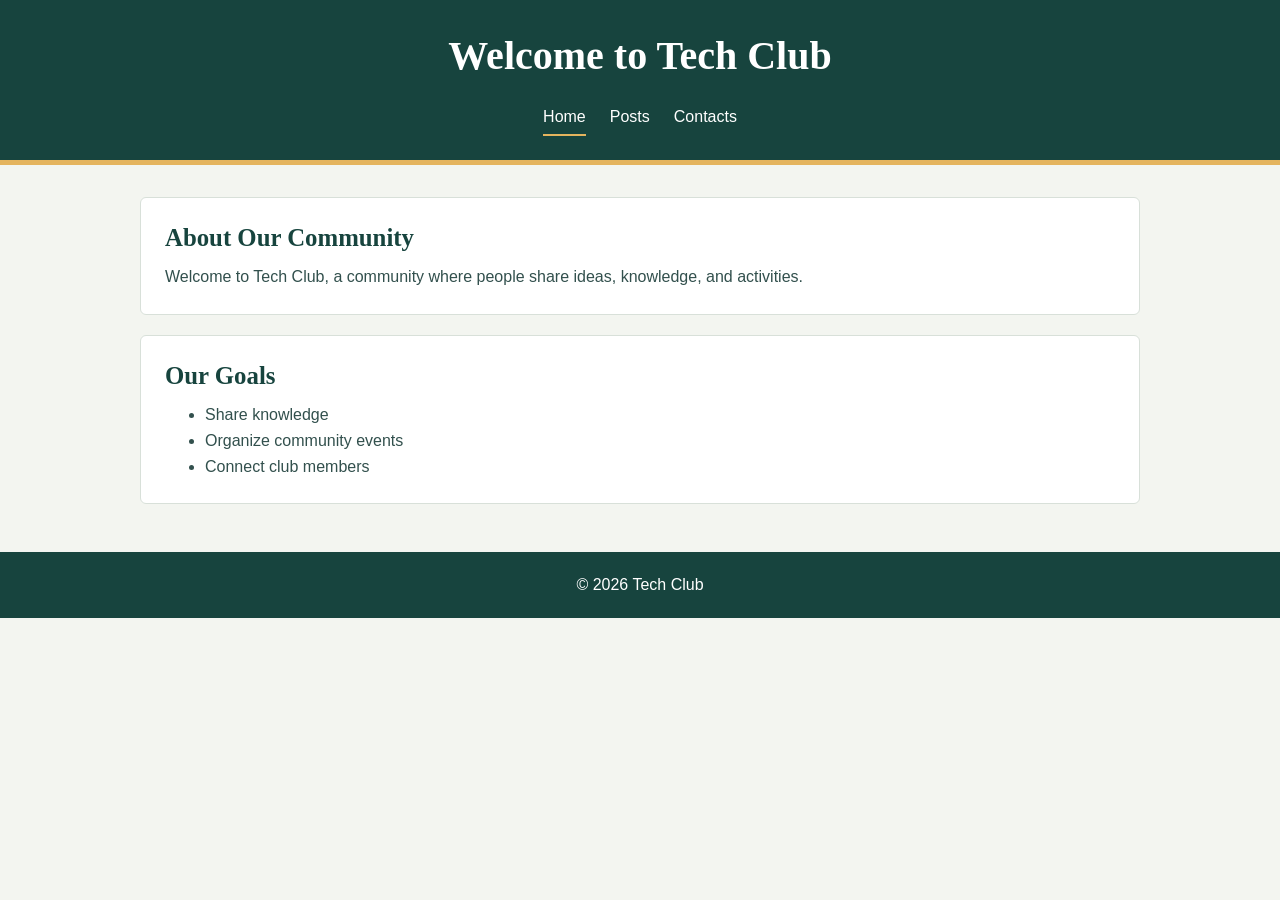
<file: index.html>
<!DOCTYPE html>
<html lang="en">
<head>
    <meta charset="UTF-8">
    <meta name="viewport" content="width=device-width, initial-scale=1.0">
    <title>Tech Club | Home</title>
    <link rel="stylesheet" href="css/style.css">
</head>
<body>

    <header>
        <h1>Welcome to  Tech Club</h1>

        <nav aria-label="Main navigation">
            <a href="index.html" aria-current="page">Home</a>
            <a href="posts.html">Posts</a>
            <a href="contact.html">Contacts</a>
        </nav>
    </header>

    <main>
        <article>
            <h2>About Our Community</h2>
            <p>
                Welcome to Tech Club, a community where
                people share ideas, knowledge, and activities.
            </p>
        </article>

        <article>
            <h2>Our Goals</h2>
            <ul>
                <li>Share knowledge</li>
                <li>Organize community events</li>
                <li>Connect club members</li>
            </ul>
        </article>
    </main>
    

    <footer>
        <p>&copy; 2026 Tech Club</p>
    </footer>

</body>



</html>
</file>
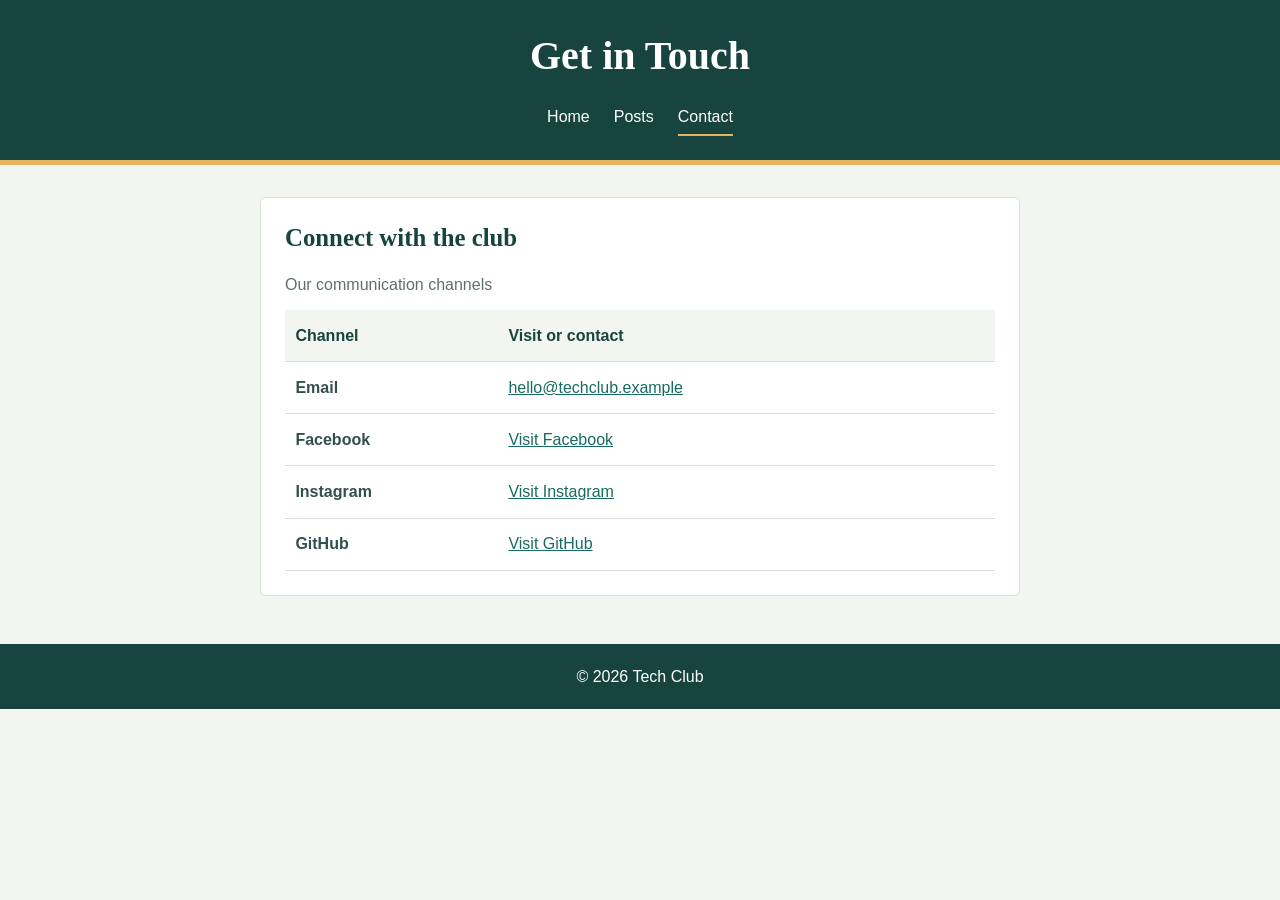
<file: contact.html>
<!DOCTYPE html>
<html lang="en">
<head>
    <meta charset="UTF-8">
    <meta name="viewport" content="width=device-width, initial-scale=1.0">
    <title>Tech Club | Contact</title>
    <link rel="stylesheet" href="css/style.css">
</head>

<body>

    <header>
        <h1>Get in Touch</h1>

        <nav aria-label="Main navigation">
            <a href="index.html">Home</a>
            <a href="posts.html">Posts</a>
            <a href="contact.html" aria-current="page">Contact</a>
        </nav>
    </header>

    <main>
        <article class="contact-panel">
            <h2>Connect with the club</h2>
            <table>
                <caption>Our communication channels</caption>
                <thead>
                    <tr>
                        <th scope="col">Channel</th>
                        <th scope="col">Visit or contact</th>
                    </tr>
                </thead>
                <tbody>
                    <tr>
                        <th scope="row">Email</th>
                        <td><a href="mailto:hello@techclub.example">hello@techclub.example</a></td>
                    </tr>
                    <tr>
                        <th scope="row">Facebook</th>
                        <td><a href="https://www.facebook.com/">Visit Facebook</a></td>
                    </tr>
                    <tr>
                        <th scope="row">Instagram</th>
                        <td><a href="https://www.instagram.com/">Visit Instagram</a></td>
                    </tr>
                    <tr>
                        <th scope="row">GitHub</th>
                        <td><a href="https://github.com/">Visit GitHub</a></td>
                    </tr>
                </tbody>
            </table>
        </article>
    </main>

    <footer>
        <p>&copy; 2026 Tech Club</p>
    </footer>

</body>
</html>
</file>
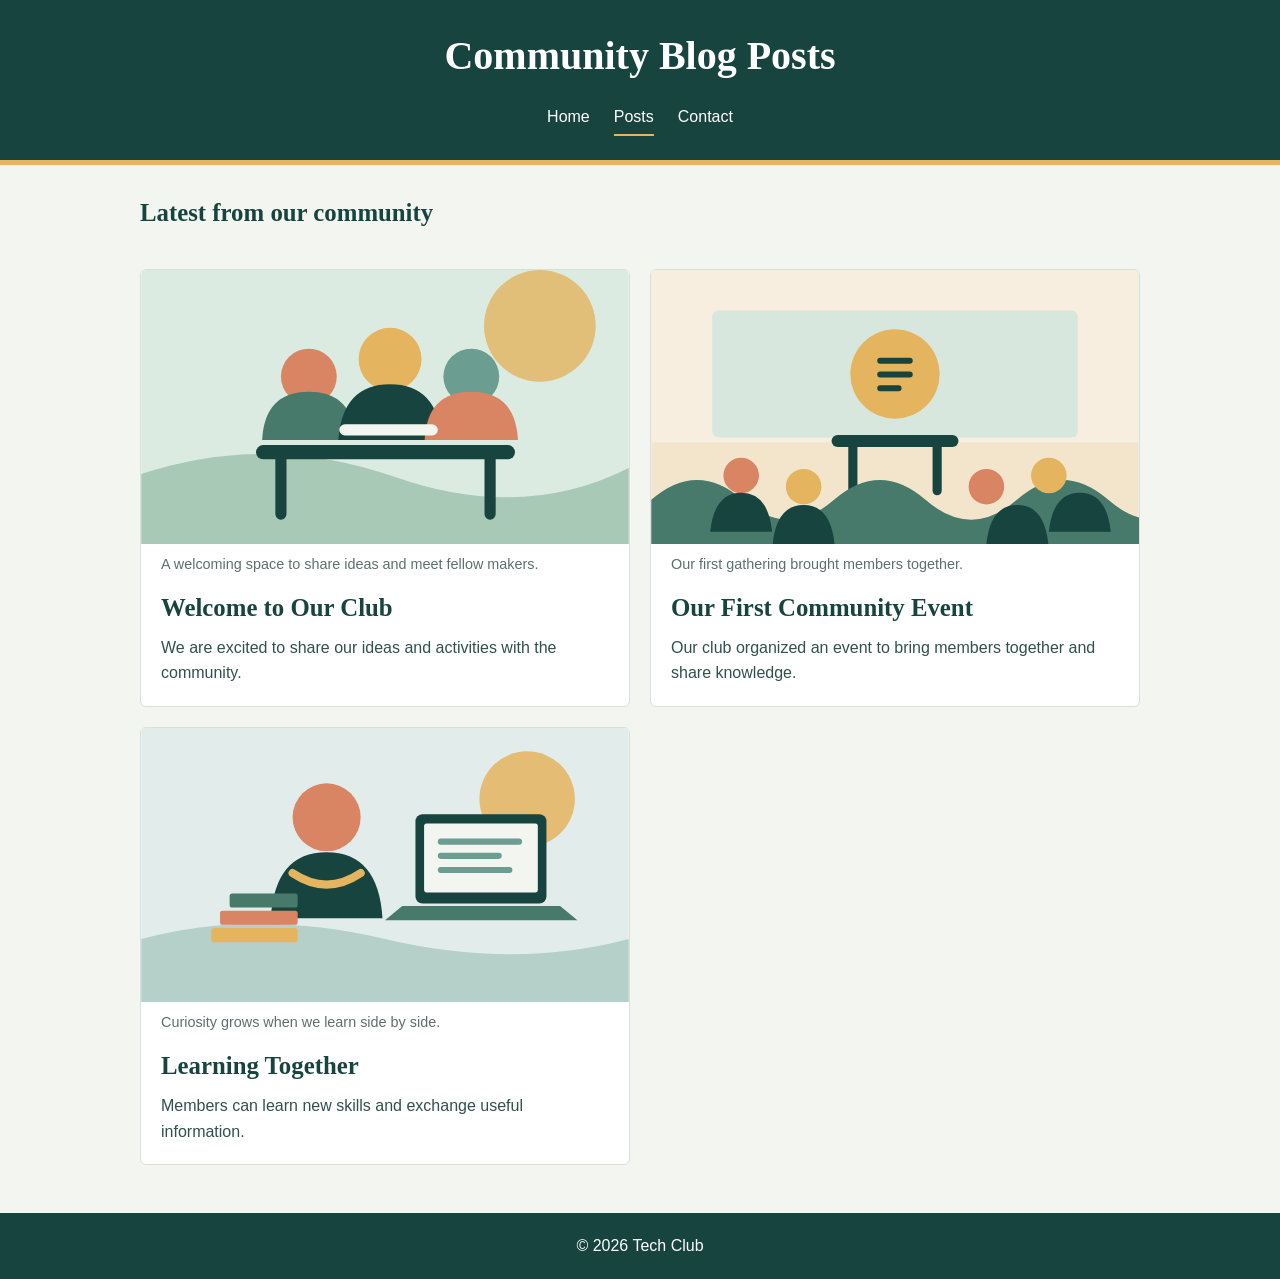
<file: posts.html>
<!DOCTYPE html>
<html lang="en">
<head>
    <meta charset="UTF-8">
    <meta name="viewport" content="width=device-width, initial-scale=1.0">
    <title>Tech Club | Posts</title>
    <link rel="stylesheet" href="css/style.css">
</head>
<body>

    <header>
        <h1>Community Blog Posts</h1>

        <nav aria-label="Main navigation">
            <a href="index.html">Home</a>
            <a href="posts.html" aria-current="page">Posts</a>
            <a href="contact.html">Contact</a>
        </nav>
    </header>

    <main class="posts-grid">
        <h2 class="page-title">Latest from our community</h2>
        <article>
            <figure>
                <img src="images/club-community.svg" alt="Abstract illustration of three club members sharing ideas">
                <figcaption>A welcoming space to share ideas and meet fellow makers.</figcaption>
            </figure>
            <h2>Welcome to Our Club</h2>
            <p>
                We are excited to share our ideas
                and activities with the community.
            </p>
        </article>

        <article>
            <figure>
                <img src="images/community-event.svg" alt="Abstract illustration of a community event with a stage and audience">
                <figcaption>Our first gathering brought members together.</figcaption>
            </figure>
            <h2>Our First Community Event</h2>
            <p>
                Our club organized an event to bring
                members together and share knowledge.
            </p>
        </article>

        <article>
            <figure>
                <img src="images/learning-together.svg" alt="Abstract illustration of a person learning at a laptop">
                <figcaption>Curiosity grows when we learn side by side.</figcaption>
            </figure>
            <h2>Learning Together</h2>
            <p>
                Members can learn new skills and
                exchange useful information.
            </p>
        </article>
    </main>

    <footer>
        <p>&copy; 2026 Tech Club</p>
    </footer>

</body>

</html>
</file>
<file: css/style.css>
:root {
    color-scheme: light;
    --ink: #32504d;
    --muted: #5e706d;
    --paper: #f3f5f0;
    --surface: #ffffff;
    --forest: #17443e;
    --accent: #e4b45e;
    --line: #d8e0d9;
}


* {
    box-sizing: border-box;
}

body {
    margin: 0;
    background: var(--paper);
    color: var(--ink);
    font-family: "Trebuchet MS", sans-serif;
    line-height: 1.6;
}

header {
    padding: 2rem 1.25rem 1.5rem;
    background: var(--forest);
    color: var(--surface);
    text-align: center;
    border-bottom: 5px solid var(--accent);
}

header h1 {
    margin: 0;
    font-family: Georgia, serif;
    font-size: clamp(1.8rem, 5vw, 2.5rem);
    line-height: 1.2;
}

nav {
    display: flex;
    justify-content: center;
    flex-wrap: wrap;
    gap: 0.5rem 1.5rem;
    margin-top: 1.25rem;
}

nav a {
    padding: 0.25rem 0;
    color: var(--surface);
    text-decoration: none;
    border-bottom: 2px solid transparent;
}

nav a:hover,
nav a:focus-visible,
nav a[aria-current="page"] {
    border-bottom-color: var(--accent);
}

main {
    width: min(100% - 2rem, 1000px);
    margin: 2rem auto 3rem;
}

main > article {
    margin-bottom: 1.25rem;
    padding: 1.5rem;
    background: var(--surface);
    border: 1px solid var(--line);
    border-radius: 6px;
}

h2 {
    margin: 0 0 0.65rem;
    color: var(--forest);
    font-family: Georgia, serif;
    font-size: 1.55rem;
    line-height: 1.3;
}

p,
ul {
    margin: 0;
}

.page-title {
    margin-bottom: 1.25rem;
}

.posts-grid {
    display: grid;
    grid-template-columns: repeat(2, minmax(0, 1fr));
    gap: 1.25rem;
}

.page-title {
    grid-column: 1 / -1;
}

.posts-grid > article {
    margin: 0;
    padding: 0 0 1.25rem;
    overflow: hidden;
}

figure {
    margin: 0 0 1rem;
}

figure img {
    display: block;
    width: 100%;
    aspect-ratio: 16 / 9;
    object-fit: cover;
    background: #fafdfa;
}

figcaption,
.posts-grid article > h2,
.posts-grid article > p {
    margin-right: 1.25rem;
    margin-left: 1.25rem;
}

figcaption {
    margin-top: 0.55rem;
    color: var(--muted);
    font-size: 0.9rem;
}

.contact-panel {
    max-width: 760px;
    margin-right: auto;
    margin-left: auto;
}

table {
    width: 100%;
    border-collapse: collapse;
    text-align: left;
}

caption {
    padding: 0.5rem 0 0.75rem;
    color: var(--muted);
    text-align: left;
}

th,
td {
    padding: 0.8rem 0.65rem;
    border-bottom: 1px solid var(--line);
}

thead th {
    color: var(--forest);
    background: var(--paper);
}

tbody th {
    width: 30%;
}

a {
    color: #176b60;
}

footer {
    padding: 1.25rem;
    background: var(--forest);
    color: var(--surface);
    text-align: center;
}

@media (max-width: 640px) {
    .posts-grid {
        grid-template-columns: 1fr;
    }

    .page-title {
        grid-column: 1;
    }

    main > article {
        padding: 1.1rem;
    }

    th,
    td {
        padding: 0.65rem 0.4rem;
    }
}
</file>
